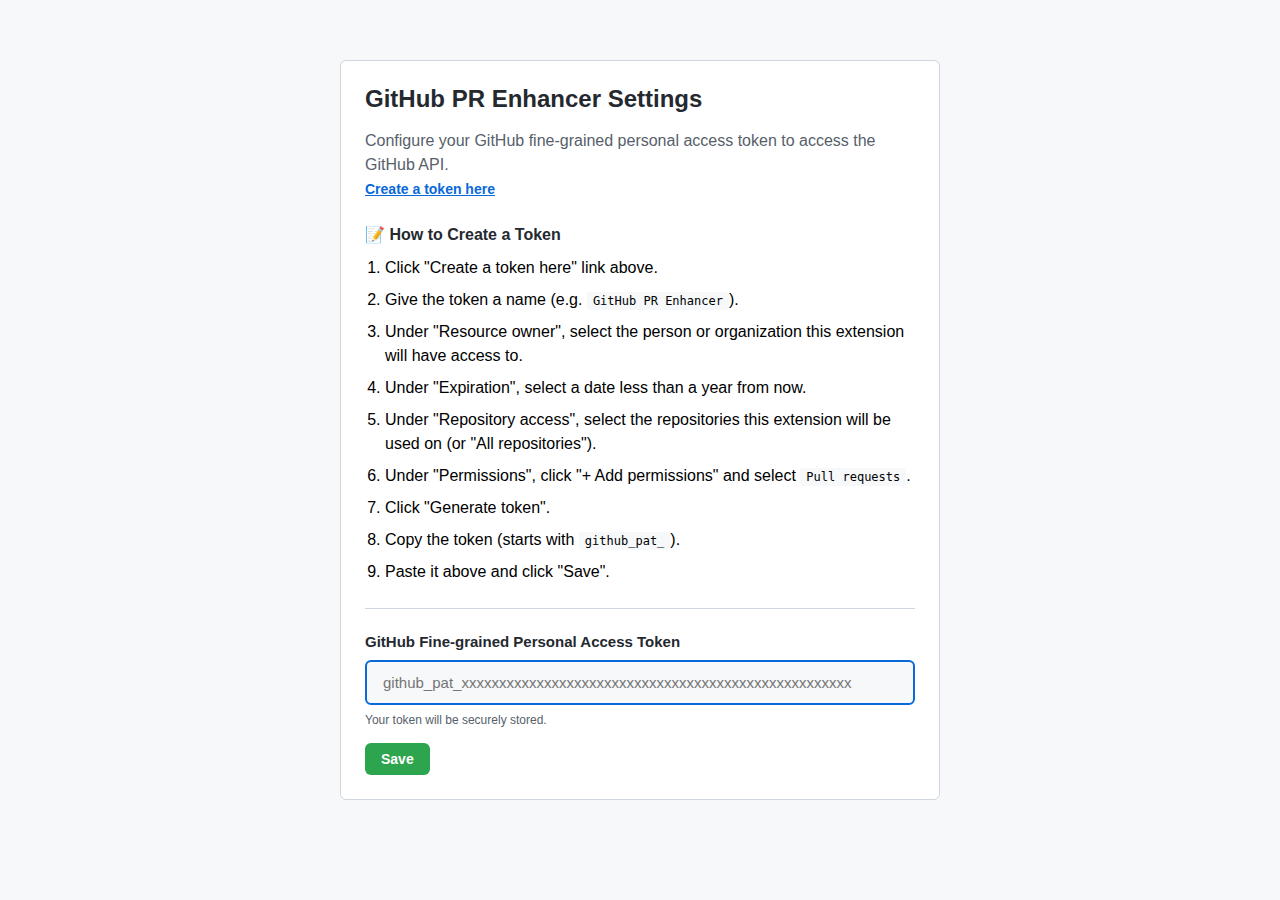
<file: options.html>
<!DOCTYPE html>
<html lang="en">

<head>
  <meta charset="UTF-8">
  <meta name="viewport" content="width=device-width, initial-scale=1.0">
  <title>GitHub PR Enhancer - Settings</title>
  <style>
    body {
      font-family: -apple-system, BlinkMacSystemFont, 'Segoe UI', 'Noto Sans', Helvetica, Arial, sans-serif;
      max-width: 600px;
      margin: 40px auto;
      padding: 20px;
      background: #f6f8fa;
    }

    .container {
      background: white;
      border: 1px solid #d0d7de;
      border-radius: 6px;
      padding: 24px;
    }

    h1 {
      font-size: 24px;
      font-weight: 600;
      margin: 0 0 16px 0;
      color: #24292f;
    }

    .description {
      color: #57606a;
      margin-bottom: 24px;
      line-height: 1.5;
    }

    .form-group {
      border-top: 1px solid #d0d7de;
      margin-bottom: 16px;
      padding-top: 24px;
      margin-top: 24px;
    }

    label {
      display: block;
      font-weight: 700;
      margin-bottom: 10px;
      color: #24292f;
      font-size: 15px;
    }

    input[type="password"] {
      width: 100%;
      padding: 12px 16px;
      border: 2px solid #0969da;
      border-radius: 6px;
      font-size: 15px;
      box-sizing: border-box;
      background: #f6f8fa;
      transition: all 0.2s;
    }

    input[type="password"]:focus {
      outline: none;
      border-color: #0969da;
      box-shadow: 0 0 0 4px rgba(9, 105, 218, 0.15);
      background: white;
    }

    .hint {
      font-size: 12px;
      color: #57606a;
      margin-top: 8px;
    }

    .hint a {
      color: #0969da;
      text-decoration: underline;
    }

    .hint a:hover {
      text-decoration: underline;
    }

    .token-link {
      color: #0969da;
      text-decoration: underline;
      font-weight: 700;
      font-size: 14px;
    }

    .token-link:hover {
      color: #0550ae;
      text-decoration: underline;
    }

    button {
      background: #2da44e;
      color: white;
      border: none;
      border-radius: 6px;
      padding: 8px 16px;
      font-size: 14px;
      font-weight: 600;
      cursor: pointer;
    }

    button:hover {
      background: #2c974b;
    }

    button:active {
      background: #298e46;
    }

    .status {
      margin-top: 16px;
      padding: 12px;
      border-radius: 6px;
      display: none;
    }

    .status.success {
      background: #dafbe1;
      border: 1px solid #2da44e;
      color: #1a7f37;
      display: block;
    }

    .status.error {
      background: #ffebe9;
      border: 1px solid #cf222e;
      color: #cf222e;
      display: block;
    }

    .instructions h2 {
      font-size: 16px;
      font-weight: 600;
      margin: 0 0 12px 0;
      color: #24292f;
    }

    .instructions ol {
      margin: 0;
      padding-left: 20px;
    }

    .instructions li {
      margin-bottom: 8px;
      line-height: 1.5;
    }

    .instructions code {
      background: #f6f8fa;
      padding: 2px 6px;
      border-radius: 3px;
      font-family: monospace;
      font-size: 12px;
    }
  </style>
</head>

<body>
  <div class="container">
    <h1>GitHub PR Enhancer Settings</h1>
    <p class="description">
      Configure your GitHub fine-grained personal access token to access the GitHub API. <br>
      <a href="https://github.com/settings/personal-access-tokens/new"
        target="_blank" class="token-link">
        Create a token here
      </a>
    </p>

    <div class="instructions">
      <h2>📝 How to Create a Token</h2>
      <ol>
        <li>Click "Create a token here" link above.</li>
        <li>Give the token a name (e.g. <code>GitHub PR Enhancer</code>).</li>
        <li>Under "Resource owner", select the person or organization this extension will have access to.</li>
        <li>Under "Expiration", select a date less than a year from now.</li>
        <li>Under "Repository access", select the repositories this extension will be used on (or "All repositories").</li>
        <li>Under "Permissions", click "+ Add permissions" and select <code>Pull requests</code>.</li>
        <li>Click "Generate token".</li>
        <li>Copy the token (starts with <code>github_pat_</code>).</li>
        <li>Paste it above and click "Save".</li>
      </ol>
    </div>

    <div class="form-group">
      <label for="token">GitHub Fine-grained Personal Access Token</label>
      <input type="password" id="token" placeholder="github_pat_xxxxxxxxxxxxxxxxxxxxxxxxxxxxxxxxxxxxxxxxxxxxxxxxxxxx">
      <div class="hint">
        Your token will be securely stored.
      </div>
    </div>

    <button id="save">Save</button>

    <div id="status" class="status"></div>
  </div>

  <script src="options.js"></script>
</body>

</html>
</file>
